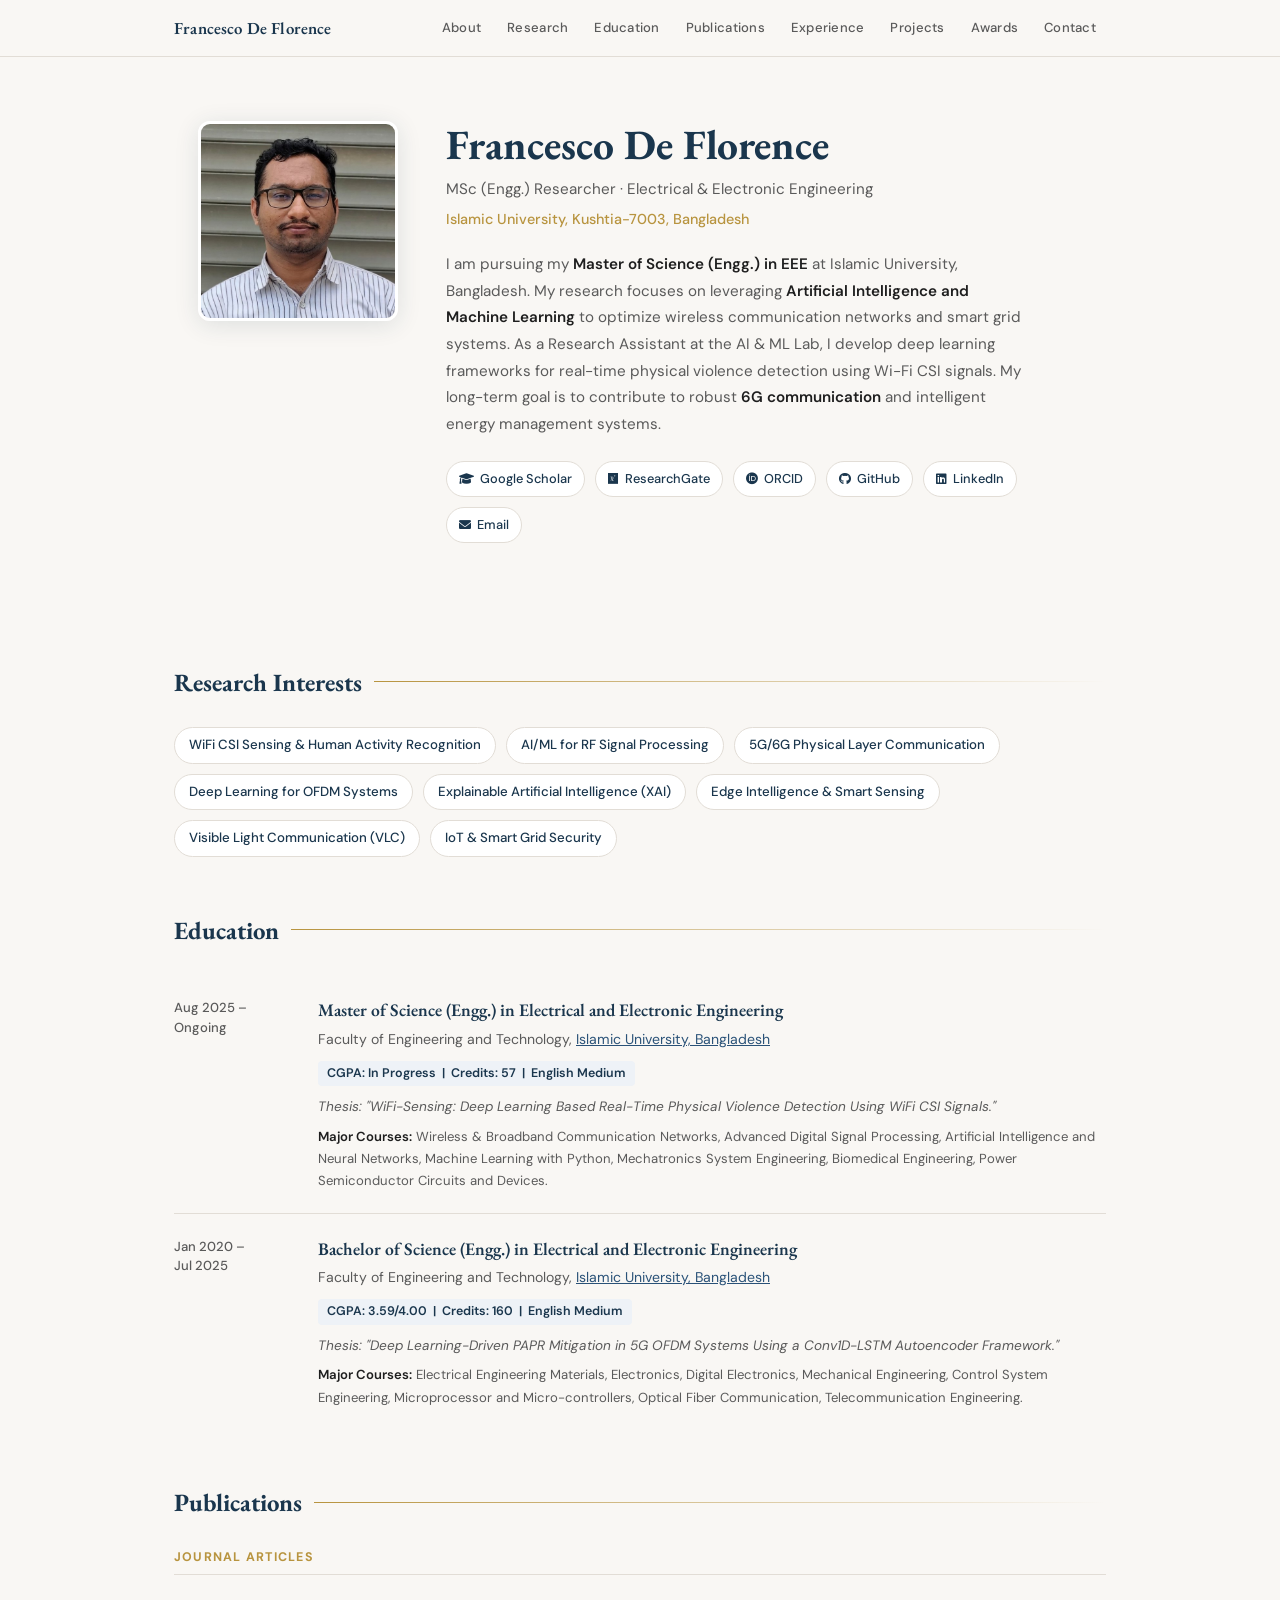
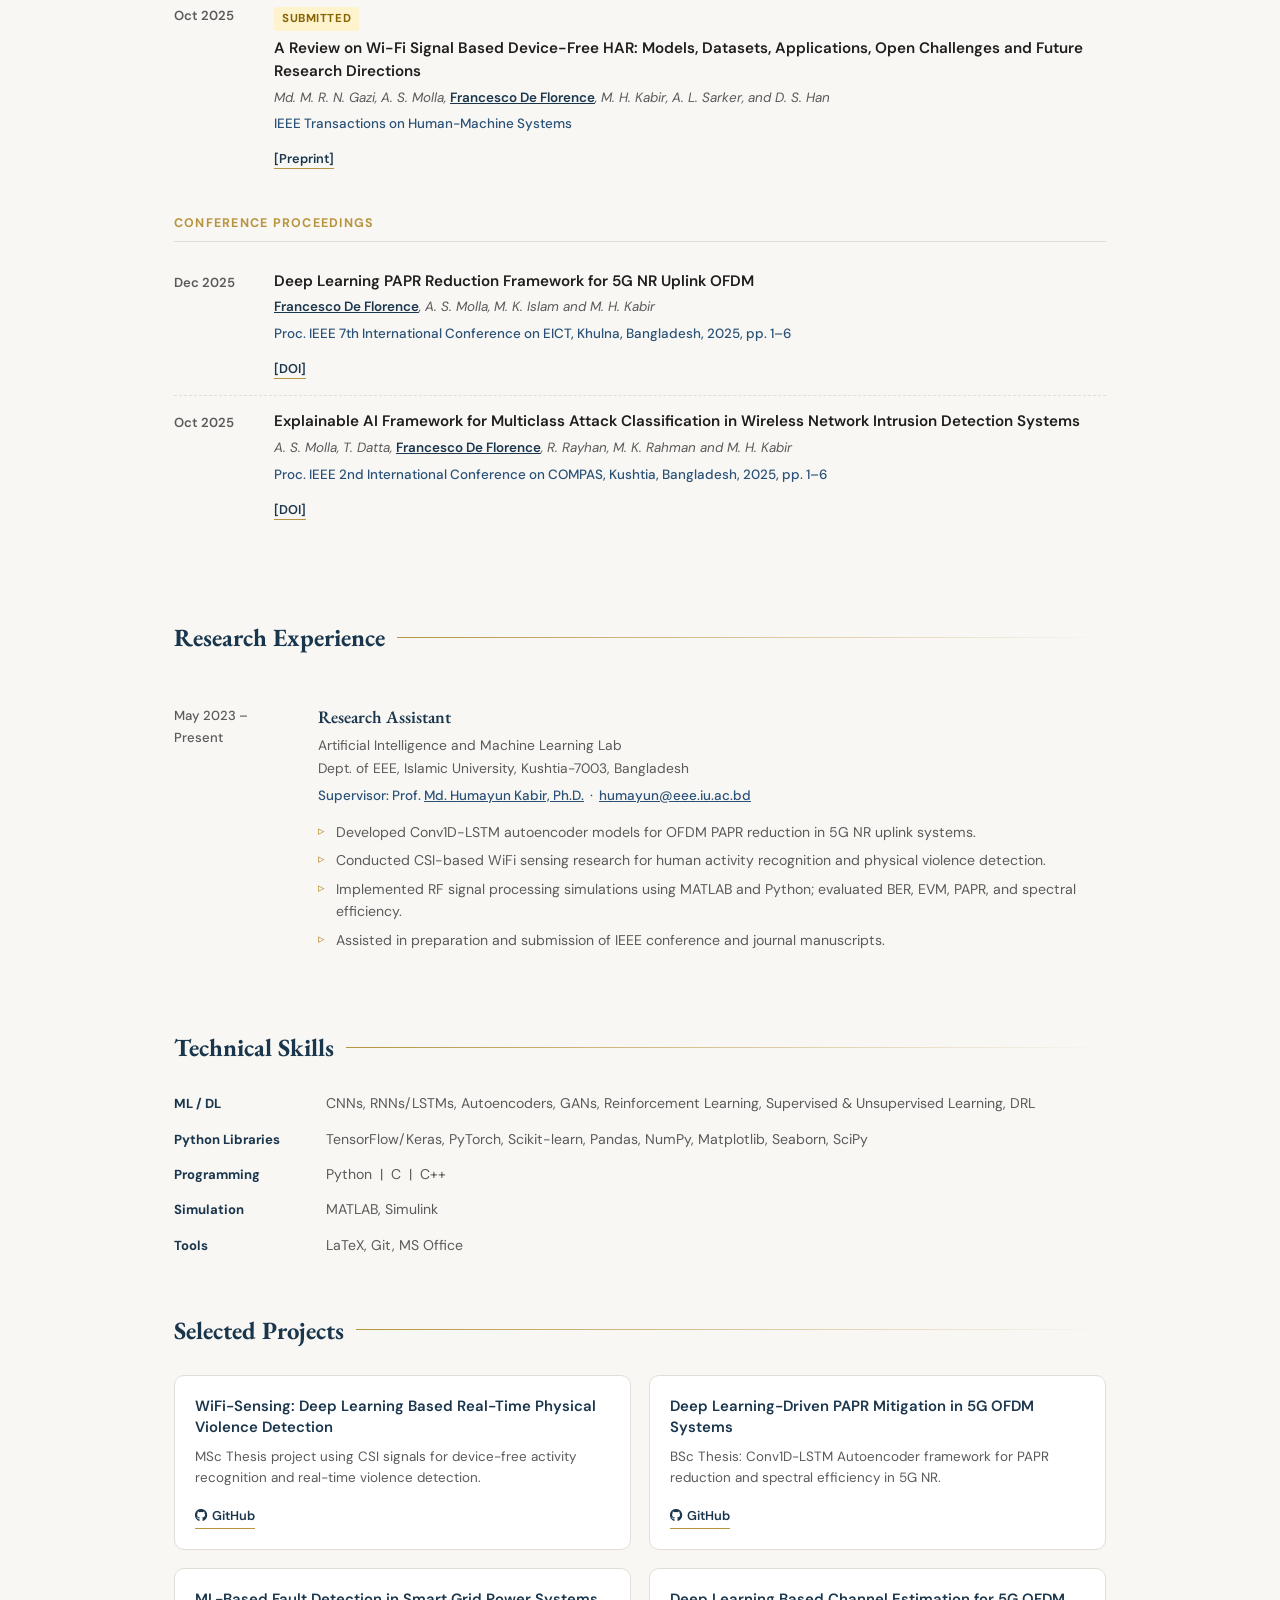
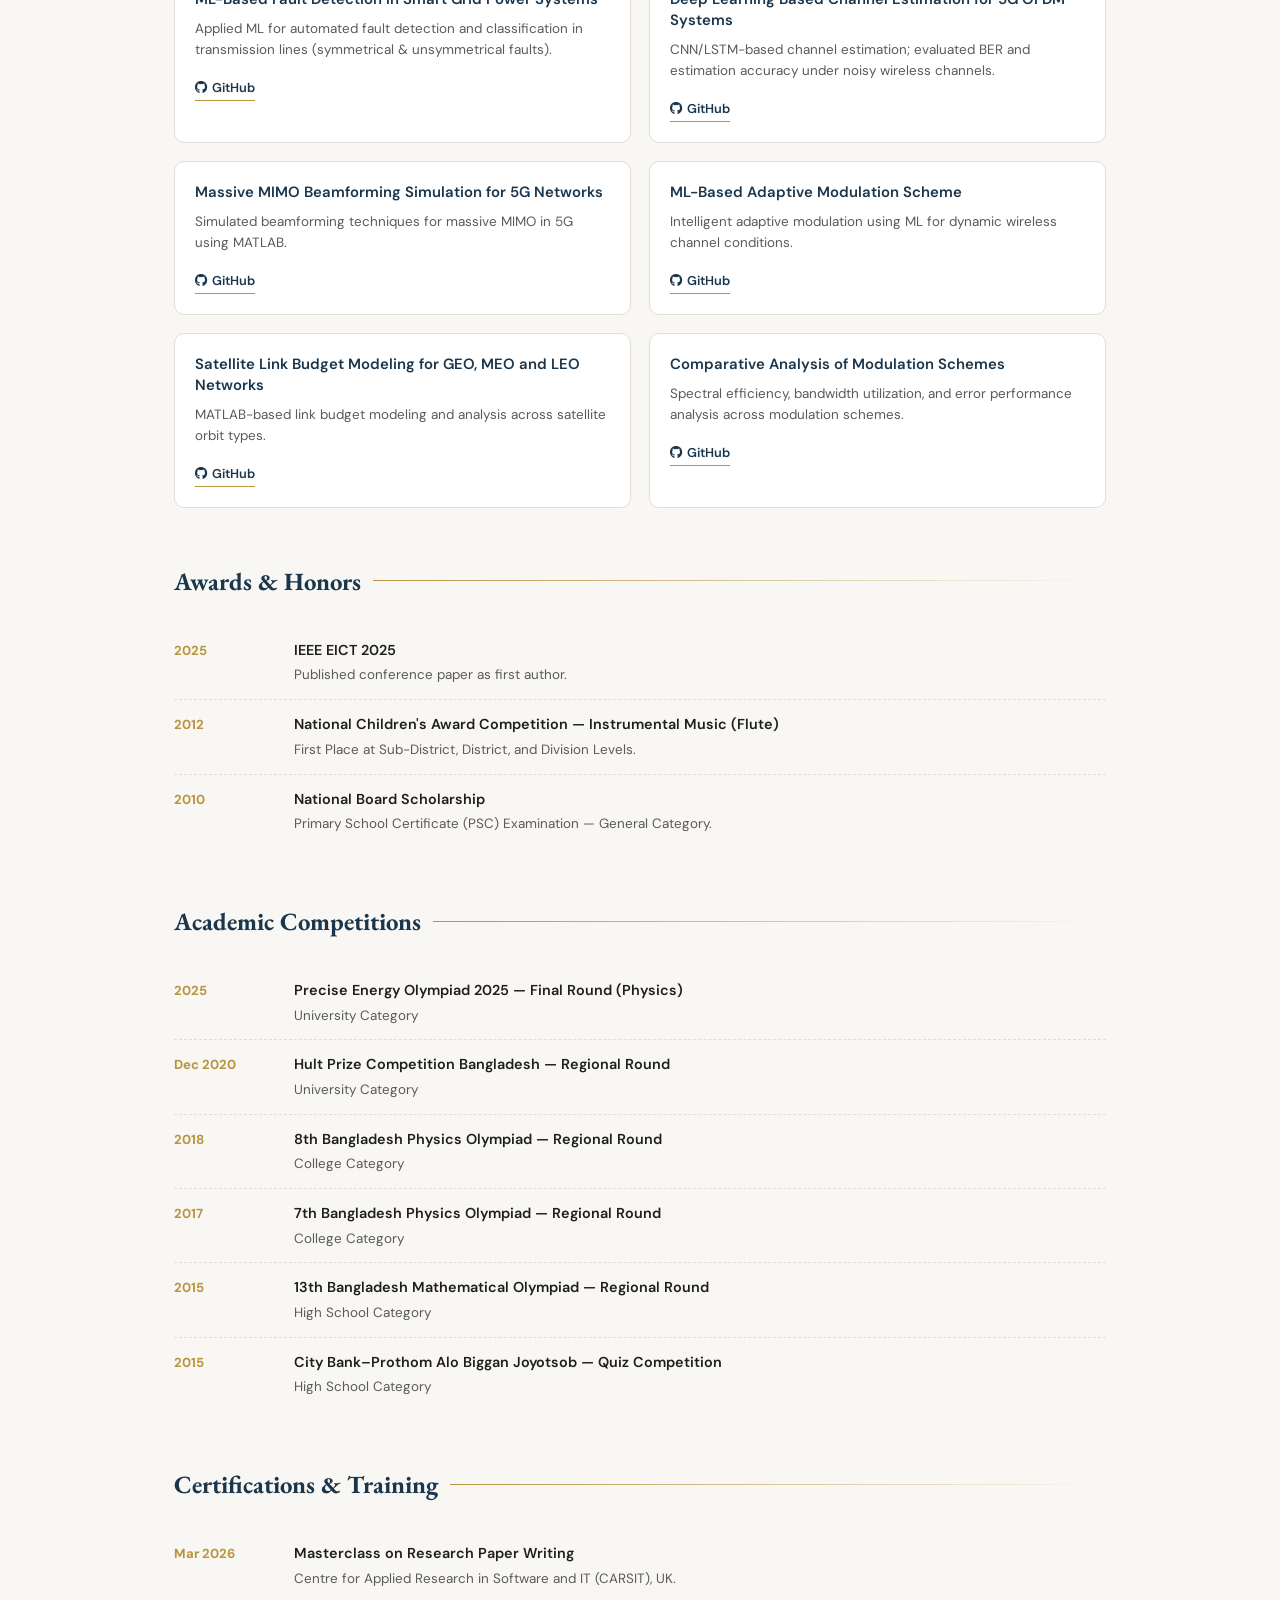
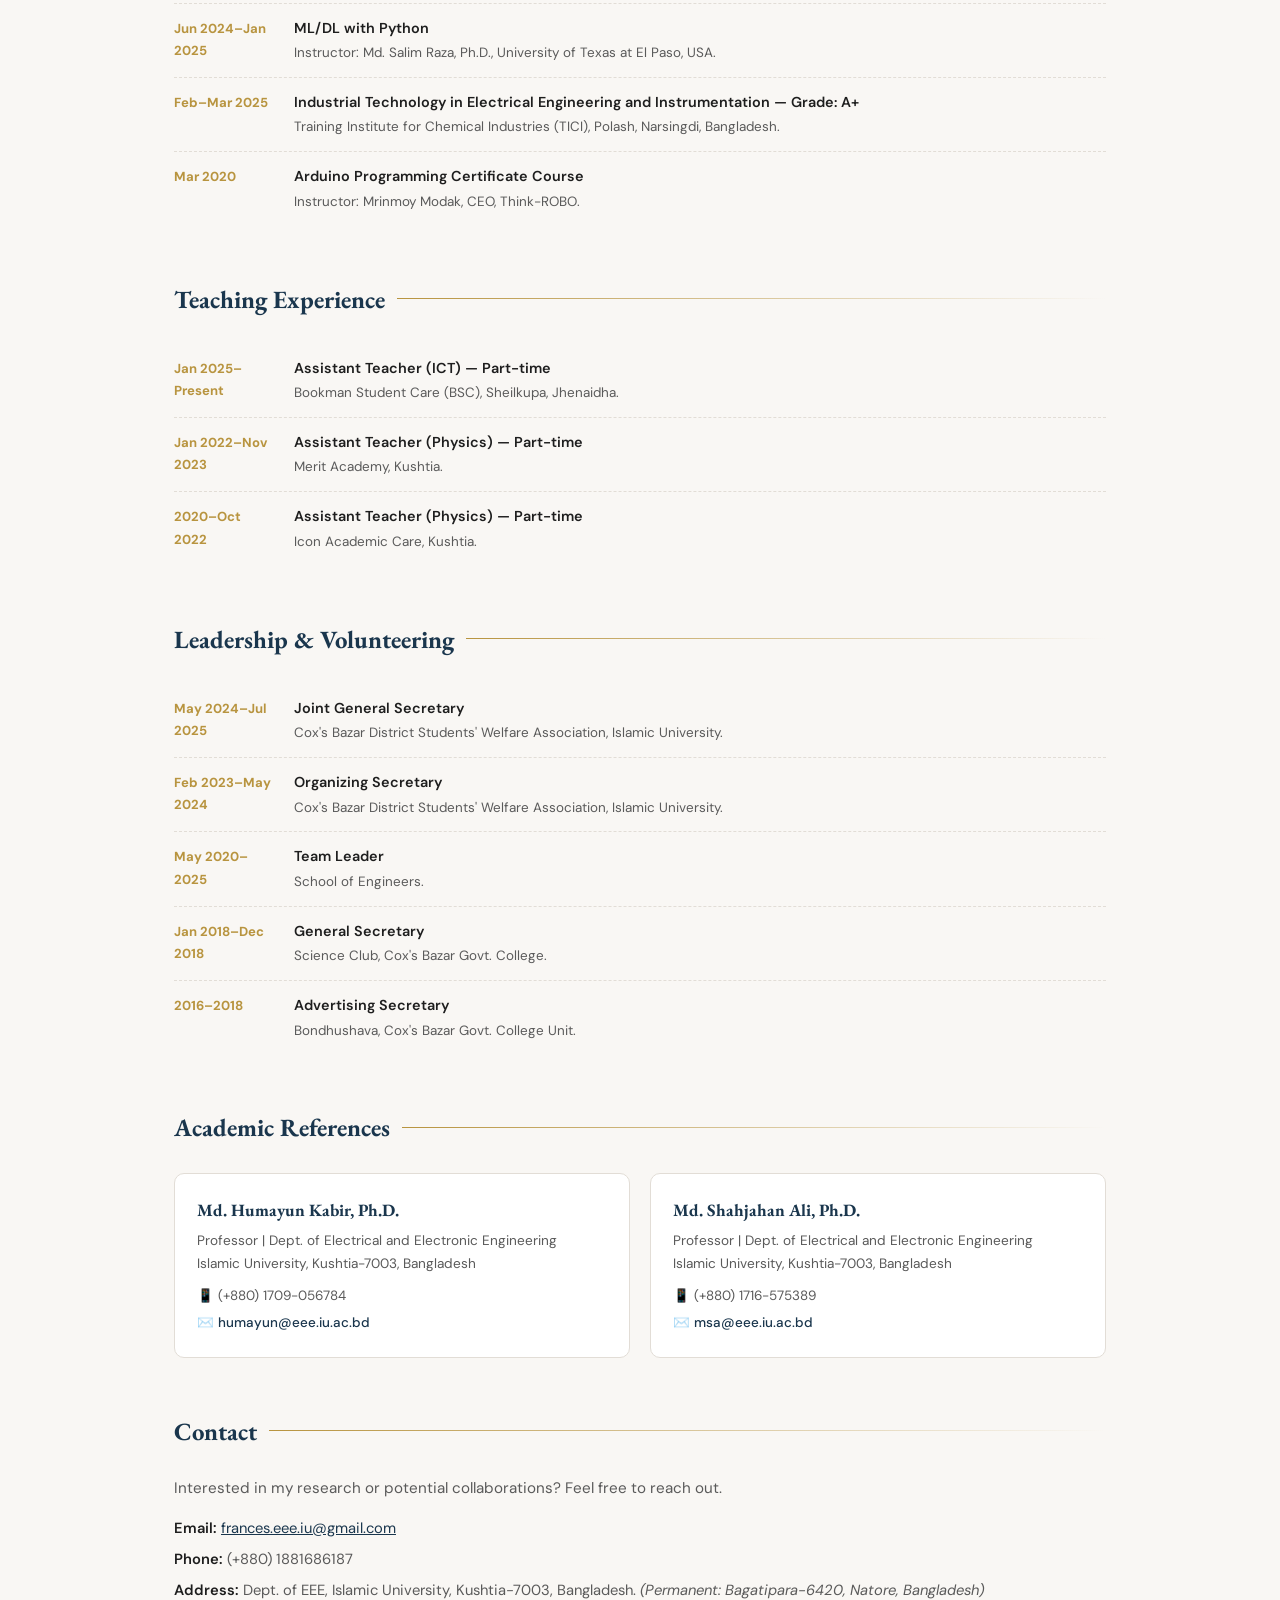
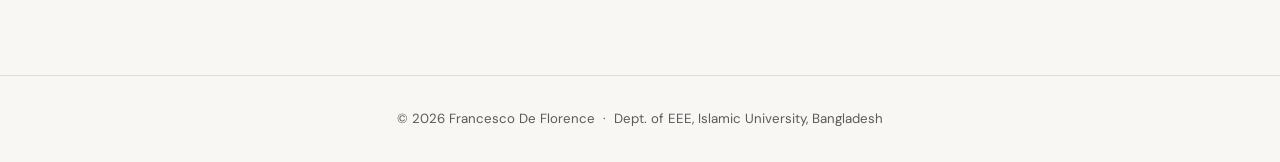
<file: index.html>
<!DOCTYPE html>
<html lang="en">
<head>
    <meta charset="UTF-8">
    <meta name="viewport" content="width=device-width, initial-scale=1.0">
    <title>Francesco De Florence | Academic Portfolio</title>
    <link href="https://fonts.googleapis.com/css2?family=EB+Garamond:ital,wght@0,400;0,600;0,700;1,400&family=DM+Sans:wght@300;400;500;600&display=swap" rel="stylesheet">
    <link rel="stylesheet" href="https://cdnjs.cloudflare.com/ajax/libs/font-awesome/6.0.0/css/all.min.css">
    <style>
        :root {
            --navy: #1A364D;
            --navy-light: #2a5278;
            --gold: #B8943F;
            --gold-light: #d4aa5a;
            --bg: #F9F7F4;
            --white: #FFFFFF;
            --text: #1e1e1e;
            --text-muted: #5a5a5a;
            --border: #e2ddd6;
            --tag-bg: #EEF2F7;
        }

        * { margin: 0; padding: 0; box-sizing: border-box; }

        html { scroll-behavior: smooth; }

        body {
            font-family: 'DM Sans', sans-serif;
            background: var(--bg);
            color: var(--text);
            line-height: 1.7;
        }

        /* ===== NAV ===== */
        nav {
            position: sticky;
            top: 0;
            z-index: 100;
            background: rgba(249,247,244,0.97);
            border-bottom: 1px solid var(--border);
            backdrop-filter: blur(8px);
        }
        .nav-inner {
            max-width: 980px;
            margin: 0 auto;
            padding: 0 24px;
            display: flex;
            align-items: center;
            justify-content: space-between;
            height: 56px;
        }
        .nav-brand {
            font-family: 'EB Garamond', serif;
            font-size: 1.05rem;
            font-weight: 600;
            color: var(--navy);
            text-decoration: none;
            letter-spacing: 0.01em;
        }
        .nav-links { display: flex; gap: 6px; }
        .nav-links a {
            text-decoration: none;
            color: var(--text-muted);
            font-size: 0.82rem;
            font-weight: 500;
            padding: 5px 10px;
            border-radius: 4px;
            transition: all 0.2s;
            letter-spacing: 0.02em;
        }
        .nav-links a:hover { color: var(--navy); background: var(--tag-bg); }

        /* ===== HERO ===== */
        .hero {
            max-width: 980px;
            margin: 0 auto;
            padding: 64px 24px 48px;
            display: grid;
            grid-template-columns: 200px 1fr;
            gap: 48px;
            align-items: start;
        }
        .hero-photo {
            width: 200px;
            height: 200px;
            border-radius: 12px;
            object-fit: cover;
            border: 3px solid var(--white);
            box-shadow: 0 4px 24px rgba(26,54,77,0.12);
        }
        .hero-photo-placeholder {
            width: 200px;
            height: 200px;
            border-radius: 12px;
            background: linear-gradient(135deg, var(--navy) 0%, var(--navy-light) 100%);
            display: flex;
            align-items: center;
            justify-content: center;
            color: rgba(255,255,255,0.4);
            font-size: 3.5rem;
            box-shadow: 0 4px 24px rgba(26,54,77,0.18);
        }
        .hero-name {
            font-family: 'EB Garamond', serif;
            font-size: 2.6rem;
            font-weight: 700;
            color: var(--navy);
            line-height: 1.15;
            margin-bottom: 8px;
        }
        .hero-title {
            font-size: 0.95rem;
            color: var(--text-muted);
            margin-bottom: 4px;
            font-weight: 400;
        }
        .hero-affil {
            font-size: 0.9rem;
            color: var(--gold);
            font-weight: 500;
            margin-bottom: 20px;
        }
        .hero-bio {
            font-size: 0.95rem;
            color: var(--text-muted);
            line-height: 1.75;
            margin-bottom: 24px;
            max-width: 580px;
        }
        .contact-row {
            display: flex;
            gap: 10px;
            flex-wrap: wrap;
            margin-bottom: 18px;
        }
        .contact-chip {
            display: inline-flex;
            align-items: center;
            gap: 6px;
            padding: 6px 12px;
            background: var(--white);
            border: 1px solid var(--border);
            border-radius: 20px;
            font-size: 0.8rem;
            color: var(--navy);
            text-decoration: none;
            font-weight: 500;
            transition: all 0.2s;
        }
        .contact-chip:hover { border-color: var(--navy); background: var(--tag-bg); }
        .contact-chip i { font-size: 0.75rem; }

        /* ===== SECTIONS ===== */
        .container { max-width: 980px; margin: 0 auto; padding: 0 24px; }

        section { padding: 52px 0 0; }

        .section-label {
            font-family: 'EB Garamond', serif;
            font-size: 1.55rem;
            font-weight: 700;
            color: var(--navy);
            margin-bottom: 24px;
            display: flex;
            align-items: center;
            gap: 12px;
        }
        .section-label::after {
            content: '';
            flex: 1;
            height: 1px;
            background: linear-gradient(to right, var(--gold), transparent);
        }

        /* ===== ABOUT ===== */
        .about-text { font-size: 0.97rem; color: var(--text-muted); line-height: 1.8; }
        .about-text + .about-text { margin-top: 14px; }
        strong { color: var(--text); font-weight: 600; }

        /* ===== INTERESTS ===== */
        .interests-grid {
            display: flex;
            flex-wrap: wrap;
            gap: 10px;
        }
        .interest-tag {
            padding: 6px 14px;
            background: var(--white);
            border: 1px solid var(--border);
            border-radius: 20px;
            font-size: 0.83rem;
            color: var(--navy);
            font-weight: 500;
        }

        /* ===== EDUCATION ===== */
        .edu-item {
            display: grid;
            grid-template-columns: 120px 1fr;
            gap: 24px;
            padding: 20px 0;
            border-bottom: 1px solid var(--border);
        }
        .edu-item:last-child { border-bottom: none; }
        .edu-date {
            font-size: 0.82rem;
            color: var(--text-muted);
            font-weight: 500;
            padding-top: 3px;
            line-height: 1.5;
        }
        .edu-degree {
            font-family: 'EB Garamond', serif;
            font-size: 1.1rem;
            font-weight: 600;
            color: var(--navy);
            margin-bottom: 3px;
        }
        .edu-uni {
            font-size: 0.88rem;
            color: var(--text-muted);
            margin-bottom: 6px;
        }
        .edu-cgpa {
            display: inline-block;
            background: var(--tag-bg);
            color: var(--navy);
            font-size: 0.78rem;
            font-weight: 600;
            padding: 2px 9px;
            border-radius: 4px;
            margin-bottom: 10px;
        }
        .edu-thesis {
            font-size: 0.85rem;
            color: var(--text-muted);
            font-style: italic;
            margin-bottom: 8px;
            line-height: 1.6;
        }
        .edu-courses {
            font-size: 0.82rem;
            color: var(--text-muted);
        }

        /* ===== PUBLICATIONS ===== */
        .pub-subsection { margin-bottom: 28px; }
        .pub-sub-title {
            font-size: 0.78rem;
            font-weight: 700;
            letter-spacing: 0.1em;
            text-transform: uppercase;
            color: var(--gold);
            margin-bottom: 14px;
            padding-bottom: 6px;
            border-bottom: 1px solid var(--border);
        }
        .pub-item {
            display: grid;
            grid-template-columns: 80px 1fr;
            gap: 20px;
            padding: 14px 0;
            border-bottom: 1px dashed var(--border);
        }
        .pub-item:last-child { border-bottom: none; }
        .pub-year {
            font-size: 0.82rem;
            color: var(--text-muted);
            font-weight: 600;
            padding-top: 2px;
        }
        .pub-title {
            font-size: 0.95rem;
            font-weight: 600;
            color: var(--text);
            margin-bottom: 4px;
            line-height: 1.5;
        }
        .pub-authors {
            font-size: 0.84rem;
            color: var(--text-muted);
            font-style: italic;
            margin-bottom: 4px;
        }
        .pub-authors .me { font-style: normal; font-weight: 600; color: var(--navy); text-decoration: underline; }
        .pub-venue {
            font-size: 0.84rem;
            color: var(--navy-light);
            font-weight: 500;
            margin-bottom: 8px;
        }
        .pub-badge {
            display: inline-block;
            background: #FFF3CD;
            color: #856404;
            font-size: 0.72rem;
            font-weight: 700;
            padding: 2px 8px;
            border-radius: 3px;
            margin-bottom: 6px;
            letter-spacing: 0.05em;
        }
        .pub-links a {
            font-size: 0.8rem;
            color: var(--navy);
            text-decoration: none;
            font-weight: 600;
            margin-right: 12px;
            border-bottom: 1px solid var(--gold);
            padding-bottom: 1px;
            transition: color 0.2s;
        }
        .pub-links a:hover { color: var(--gold); }

        /* ===== RESEARCH EXP ===== */
        .exp-item {
            display: grid;
            grid-template-columns: 120px 1fr;
            gap: 24px;
            padding: 20px 0;
            border-bottom: 1px solid var(--border);
        }
        .exp-item:last-child { border-bottom: none; }
        .exp-date { font-size: 0.82rem; color: var(--text-muted); font-weight: 500; padding-top: 3px; }
        .exp-role { font-family: 'EB Garamond', serif; font-size: 1.1rem; font-weight: 600; color: var(--navy); margin-bottom: 2px; }
        .exp-org { font-size: 0.86rem; color: var(--text-muted); margin-bottom: 4px; }
        .exp-supervisor { font-size: 0.84rem; color: var(--navy-light); font-weight: 500; margin-bottom: 10px; }
        .exp-bullets { list-style: none; padding: 0; }
        .exp-bullets li {
            font-size: 0.88rem;
            color: var(--text-muted);
            padding: 3px 0 3px 18px;
            position: relative;
            line-height: 1.6;
        }
        .exp-bullets li::before {
            content: '▹';
            position: absolute;
            left: 0;
            color: var(--gold);
            font-size: 0.8rem;
        }

        /* ===== SKILLS ===== */
        .skills-grid { display: grid; gap: 12px; }
        .skill-row { display: flex; gap: 12px; align-items: baseline; }
        .skill-cat {
            font-size: 0.82rem;
            font-weight: 700;
            color: var(--navy);
            width: 140px;
            flex-shrink: 0;
        }
        .skill-list {
            font-size: 0.88rem;
            color: var(--text-muted);
            line-height: 1.6;
        }

        /* ===== PROJECTS ===== */
        .projects-grid { display: grid; grid-template-columns: 1fr 1fr; gap: 18px; }
        .proj-card {
            background: var(--white);
            border: 1px solid var(--border);
            border-radius: 10px;
            padding: 20px;
            transition: box-shadow 0.2s;
        }
        .proj-card:hover { box-shadow: 0 4px 20px rgba(26,54,77,0.1); }
        .proj-title {
            font-size: 0.93rem;
            font-weight: 600;
            color: var(--navy);
            margin-bottom: 8px;
            line-height: 1.4;
        }
        .proj-desc { font-size: 0.84rem; color: var(--text-muted); line-height: 1.6; margin-bottom: 12px; }
        .proj-link {
            font-size: 0.8rem;
            color: var(--navy);
            text-decoration: none;
            font-weight: 600;
            display: inline-flex;
            align-items: center;
            gap: 5px;
            border-bottom: 1px solid var(--gold);
            padding-bottom: 1px;
        }
        .proj-link:hover { color: var(--gold); }

        /* ===== AWARDS / CERTS / TEACHING ===== */
        .timeline { display: flex; flex-direction: column; gap: 0; }
        .tl-item {
            display: grid;
            grid-template-columns: 100px 1fr;
            gap: 20px;
            padding: 12px 0;
            border-bottom: 1px dashed var(--border);
        }
        .tl-item:last-child { border-bottom: none; }
        .tl-year { font-size: 0.82rem; color: var(--gold); font-weight: 700; padding-top: 2px; }
        .tl-title { font-size: 0.9rem; font-weight: 600; color: var(--text); margin-bottom: 2px; }
        .tl-desc { font-size: 0.84rem; color: var(--text-muted); }

        /* ===== REFERENCES ===== */
        .refs-grid { display: grid; grid-template-columns: 1fr 1fr; gap: 20px; }
        .ref-card {
            background: var(--white);
            border: 1px solid var(--border);
            border-radius: 10px;
            padding: 22px;
        }
        .ref-name {
            font-family: 'EB Garamond', serif;
            font-size: 1.08rem;
            font-weight: 700;
            color: var(--navy);
            margin-bottom: 4px;
        }
        .ref-role { font-size: 0.85rem; color: var(--text-muted); margin-bottom: 10px; }
        .ref-contact { font-size: 0.84rem; color: var(--text-muted); display: flex; flex-direction: column; gap: 4px; }
        .ref-contact a { color: var(--navy); text-decoration: none; font-weight: 500; }
        .ref-contact a:hover { color: var(--gold); }

        /* ===== FOOTER ===== */
        footer {
            margin-top: 72px;
            border-top: 1px solid var(--border);
            padding: 32px 24px;
            text-align: center;
            font-size: 0.83rem;
            color: var(--text-muted);
        }

        /* ===== RESPONSIVE ===== */
        @media (max-width: 768px) {
            .hero { grid-template-columns: 1fr; gap: 28px; padding-top: 40px; }
            .hero-photo, .hero-photo-placeholder { margin: 0 auto; }
            .edu-item, .exp-item, .pub-item, .tl-item { grid-template-columns: 1fr; gap: 6px; }
            .projects-grid { grid-template-columns: 1fr; }
            .refs-grid { grid-template-columns: 1fr; }
            .skill-row { flex-direction: column; gap: 4px; }
            .skill-cat { width: auto; }
            .nav-links { display: none; }
        }
    </style>
</head>
<body>

<!-- NAV -->
<nav>
    <div class="nav-inner">
        <a href="#about" class="nav-brand">Francesco De Florence</a>
        <div class="nav-links">
            <a href="#about">About</a>
            <a href="#research-interests">Research</a>
            <a href="#education">Education</a>
            <a href="#publications">Publications</a>
            <a href="#experience">Experience</a>
            <a href="#projects">Projects</a>
            <a href="#awards">Awards</a>
            <a href="#contact">Contact</a>
        </div>
    </div>
</nav>

<!-- HERO -->
<div class="container">
    <div class="hero" id="about">
        <img src="[data-uri]" alt="Francesco De Florence" class="hero-photo">
        <div>
            <h1 class="hero-name">Francesco De Florence</h1>
            <p class="hero-title">MSc (Engg.) Researcher · Electrical & Electronic Engineering</p>
            <p class="hero-affil">Islamic University, Kushtia-7003, Bangladesh</p>
            <p class="hero-bio">
                I am pursuing my <strong>Master of Science (Engg.) in EEE</strong> at Islamic University, Bangladesh. My research focuses on leveraging <strong>Artificial Intelligence and Machine Learning</strong> to optimize wireless communication networks and smart grid systems. As a Research Assistant at the AI &amp; ML Lab, I develop deep learning frameworks for real-time physical violence detection using Wi-Fi CSI signals. My long-term goal is to contribute to robust <strong>6G communication</strong> and intelligent energy management systems.
            </p>
            <div class="contact-row">
                <a href="https://scholar.google.com/citations?user=GV3OmqoAAAAJ&hl=en" target="_blank" class="contact-chip">
                    <i class="fa-solid fa-graduation-cap"></i> Google Scholar
                </a>
                <a href="https://www.researchgate.net/profile/Francesco-Florence" target="_blank" class="contact-chip">
                    <i class="fa-brands fa-researchgate"></i> ResearchGate
                </a>
                <a href="https://orcid.org/0009-0002-3123-4427" target="_blank" class="contact-chip">
                    <i class="fa-brands fa-orcid"></i> ORCID
                </a>
                <a href="https://github.com/Francesco-De-Florence" target="_blank" class="contact-chip">
                    <i class="fa-brands fa-github"></i> GitHub
                </a>
                <a href="https://www.linkedin.com/in/francesco-de-florence" target="_blank" class="contact-chip">
                    <i class="fa-brands fa-linkedin"></i> LinkedIn
                </a>
                <a href="mailto:frances.eee.iu@gmail.com" class="contact-chip">
                    <i class="fa-solid fa-envelope"></i> Email
                </a>
            </div>
        </div>
    </div>
</div>

<!-- RESEARCH INTERESTS -->
<div class="container">
    <section id="research-interests">
        <h2 class="section-label">Research Interests</h2>
        <div class="interests-grid">
            <span class="interest-tag">WiFi CSI Sensing &amp; Human Activity Recognition</span>
            <span class="interest-tag">AI/ML for RF Signal Processing</span>
            <span class="interest-tag">5G/6G Physical Layer Communication</span>
            <span class="interest-tag">Deep Learning for OFDM Systems</span>
            <span class="interest-tag">Explainable Artificial Intelligence (XAI)</span>
            <span class="interest-tag">Edge Intelligence &amp; Smart Sensing</span>
            <span class="interest-tag">Visible Light Communication (VLC)</span>
            <span class="interest-tag">IoT &amp; Smart Grid Security</span>
        </div>
    </section>
</div>

<!-- EDUCATION -->
<div class="container">
    <section id="education">
        <h2 class="section-label">Education</h2>

        <div class="edu-item">
            <div class="edu-date">Aug 2025 –<br>Ongoing</div>
            <div>
                <div class="edu-degree">Master of Science (Engg.) in Electrical and Electronic Engineering</div>
                <div class="edu-uni">Faculty of Engineering and Technology, <a href="https://www.iu.ac.bd/" style="color:var(--navy-light);">Islamic University, Bangladesh</a></div>
                <span class="edu-cgpa">CGPA: In Progress &nbsp;|&nbsp; Credits: 57 &nbsp;|&nbsp; English Medium</span>
                <div class="edu-thesis">Thesis: "WiFi-Sensing: Deep Learning Based Real-Time Physical Violence Detection Using WiFi CSI Signals."</div>
                <div class="edu-courses"><strong>Major Courses:</strong> Wireless &amp; Broadband Communication Networks, Advanced Digital Signal Processing, Artificial Intelligence and Neural Networks, Machine Learning with Python, Mechatronics System Engineering, Biomedical Engineering, Power Semiconductor Circuits and Devices.</div>
            </div>
        </div>

        <div class="edu-item">
            <div class="edu-date">Jan 2020 –<br>Jul 2025</div>
            <div>
                <div class="edu-degree">Bachelor of Science (Engg.) in Electrical and Electronic Engineering</div>
                <div class="edu-uni">Faculty of Engineering and Technology, <a href="https://www.iu.ac.bd/" style="color:var(--navy-light);">Islamic University, Bangladesh</a></div>
                <span class="edu-cgpa">CGPA: 3.59/4.00 &nbsp;|&nbsp; Credits: 160 &nbsp;|&nbsp; English Medium</span>
                <div class="edu-thesis">Thesis: "Deep Learning-Driven PAPR Mitigation in 5G OFDM Systems Using a Conv1D-LSTM Autoencoder Framework."</div>
                <div class="edu-courses"><strong>Major Courses:</strong> Electrical Engineering Materials, Electronics, Digital Electronics, Mechanical Engineering, Control System Engineering, Microprocessor and Micro-controllers, Optical Fiber Communication, Telecommunication Engineering.</div>
            </div>
        </div>
    </section>
</div>

<!-- PUBLICATIONS -->
<div class="container">
    <section id="publications">
        <h2 class="section-label">Publications</h2>

        <div class="pub-subsection">
            <div class="pub-sub-title">Journal Articles</div>
            <div class="pub-item">
                <div class="pub-year">Oct 2025</div>
                <div>
                    <div class="pub-badge">SUBMITTED</div>
                    <div class="pub-title">A Review on Wi-Fi Signal Based Device-Free HAR: Models, Datasets, Applications, Open Challenges and Future Research Directions</div>
                    <div class="pub-authors">Md. M. R. N. Gazi, A. S. Molla, <span class="me">Francesco De Florence</span>, M. H. Kabir, A. L. Sarker, and D. S. Han</div>
                    <div class="pub-venue">IEEE Transactions on Human-Machine Systems</div>
                    <div class="pub-links">
                        <a href="https://doi.org/10.36227/techrxiv.176053250.06345878/v1" target="_blank">[Preprint]</a>
                    </div>
                </div>
            </div>
        </div>

        <div class="pub-subsection">
            <div class="pub-sub-title">Conference Proceedings</div>

            <div class="pub-item">
                <div class="pub-year">Dec 2025</div>
                <div>
                    <div class="pub-title">Deep Learning PAPR Reduction Framework for 5G NR Uplink OFDM</div>
                    <div class="pub-authors"><span class="me">Francesco De Florence</span>, A. S. Molla, M. K. Islam and M. H. Kabir</div>
                    <div class="pub-venue">Proc. IEEE 7th International Conference on EICT, Khulna, Bangladesh, 2025, pp. 1–6</div>
                    <div class="pub-links">
                        <a href="https://doi.org/10.1109/EICT68394.2025.11355619" target="_blank">[DOI]</a>
                    </div>
                </div>
            </div>

            <div class="pub-item">
                <div class="pub-year">Oct 2025</div>
                <div>
                    <div class="pub-title">Explainable AI Framework for Multiclass Attack Classification in Wireless Network Intrusion Detection Systems</div>
                    <div class="pub-authors">A. S. Molla, T. Datta, <span class="me">Francesco De Florence</span>, R. Rayhan, M. K. Rahman and M. H. Kabir</div>
                    <div class="pub-venue">Proc. IEEE 2nd International Conference on COMPAS, Kushtia, Bangladesh, 2025, pp. 1–6</div>
                    <div class="pub-links">
                        <a href="https://doi.org/10.1109/COMPAS67506.2025.11381654" target="_blank">[DOI]</a>
                    </div>
                </div>
            </div>
        </div>
    </section>
</div>

<!-- RESEARCH EXPERIENCE -->
<div class="container">
    <section id="experience">
        <h2 class="section-label">Research Experience</h2>
        <div class="exp-item">
            <div class="exp-date">May 2023 –<br>Present</div>
            <div>
                <div class="exp-role">Research Assistant</div>
                <div class="exp-org">Artificial Intelligence and Machine Learning Lab<br>Dept. of EEE, Islamic University, Kushtia-7003, Bangladesh</div>
                <div class="exp-supervisor">Supervisor: Prof. <a href="https://scholar.google.com/citations?user=uPGKXvoAAAAJ&hl=en" target="_blank" style="color:var(--navy-light);">Md. Humayun Kabir, Ph.D.</a> &nbsp;·&nbsp; <a href="mailto:humayun@eee.iu.ac.bd" style="color:var(--navy-light);">humayun@eee.iu.ac.bd</a></div>
                <ul class="exp-bullets">
                    <li>Developed Conv1D-LSTM autoencoder models for OFDM PAPR reduction in 5G NR uplink systems.</li>
                    <li>Conducted CSI-based WiFi sensing research for human activity recognition and physical violence detection.</li>
                    <li>Implemented RF signal processing simulations using MATLAB and Python; evaluated BER, EVM, PAPR, and spectral efficiency.</li>
                    <li>Assisted in preparation and submission of IEEE conference and journal manuscripts.</li>
                </ul>
            </div>
        </div>
    </section>
</div>

<!-- TECHNICAL SKILLS -->
<div class="container">
    <section id="skills">
        <h2 class="section-label">Technical Skills</h2>
        <div class="skills-grid">
            <div class="skill-row">
                <div class="skill-cat">ML / DL</div>
                <div class="skill-list">CNNs, RNNs/LSTMs, Autoencoders, GANs, Reinforcement Learning, Supervised &amp; Unsupervised Learning, DRL</div>
            </div>
            <div class="skill-row">
                <div class="skill-cat">Python Libraries</div>
                <div class="skill-list">TensorFlow/Keras, PyTorch, Scikit-learn, Pandas, NumPy, Matplotlib, Seaborn, SciPy</div>
            </div>
            <div class="skill-row">
                <div class="skill-cat">Programming</div>
                <div class="skill-list">Python &nbsp;|&nbsp; C &nbsp;|&nbsp; C++</div>
            </div>
            <div class="skill-row">
                <div class="skill-cat">Simulation</div>
                <div class="skill-list">MATLAB, Simulink</div>
            </div>
            <div class="skill-row">
                <div class="skill-cat">Tools</div>
                <div class="skill-list">LaTeX, Git, MS Office</div>
            </div>
        </div>
    </section>
</div>

<!-- PROJECTS -->
<div class="container">
    <section id="projects">
        <h2 class="section-label">Selected Projects</h2>
        <div class="projects-grid">

            <div class="proj-card">
                <div class="proj-title">WiFi-Sensing: Deep Learning Based Real-Time Physical Violence Detection</div>
                <div class="proj-desc">MSc Thesis project using CSI signals for device-free activity recognition and real-time violence detection.</div>
                <a href="https://github.com/Francesco-De-Florence" target="_blank" class="proj-link"><i class="fa-brands fa-github"></i> GitHub</a>
            </div>

            <div class="proj-card">
                <div class="proj-title">Deep Learning-Driven PAPR Mitigation in 5G OFDM Systems</div>
                <div class="proj-desc">BSc Thesis: Conv1D-LSTM Autoencoder framework for PAPR reduction and spectral efficiency in 5G NR.</div>
                <a href="https://github.com/Francesco-De-Florence" target="_blank" class="proj-link"><i class="fa-brands fa-github"></i> GitHub</a>
            </div>

            <div class="proj-card">
                <div class="proj-title">ML-Based Fault Detection in Smart Grid Power Systems</div>
                <div class="proj-desc">Applied ML for automated fault detection and classification in transmission lines (symmetrical &amp; unsymmetrical faults).</div>
                <a href="https://github.com/Francesco-De-Florence/AI-Based-Fault-Detection-in-Transmission-Lines" target="_blank" class="proj-link"><i class="fa-brands fa-github"></i> GitHub</a>
            </div>

            <div class="proj-card">
                <div class="proj-title">Deep Learning Based Channel Estimation for 5G OFDM Systems</div>
                <div class="proj-desc">CNN/LSTM-based channel estimation; evaluated BER and estimation accuracy under noisy wireless channels.</div>
                <a href="https://github.com/Francesco-De-Florence/Deep-Learning-Based-Channel-Estimation-and-Detection-for-5G-OFDM-Systems" target="_blank" class="proj-link"><i class="fa-brands fa-github"></i> GitHub</a>
            </div>

            <div class="proj-card">
                <div class="proj-title">Massive MIMO Beamforming Simulation for 5G Networks</div>
                <div class="proj-desc">Simulated beamforming techniques for massive MIMO in 5G using MATLAB.</div>
                <a href="https://github.com/Francesco-De-Florence/Massive-MIMO-Beamforming-Simulation-for-5G-Networks" target="_blank" class="proj-link"><i class="fa-brands fa-github"></i> GitHub</a>
            </div>

            <div class="proj-card">
                <div class="proj-title">ML-Based Adaptive Modulation Scheme</div>
                <div class="proj-desc">Intelligent adaptive modulation using ML for dynamic wireless channel conditions.</div>
                <a href="https://github.com/Francesco-De-Florence/Machine-Learning-Based-Adaptive-Modulation-Scheme" target="_blank" class="proj-link"><i class="fa-brands fa-github"></i> GitHub</a>
            </div>

            <div class="proj-card">
                <div class="proj-title">Satellite Link Budget Modeling for GEO, MEO and LEO Networks</div>
                <div class="proj-desc">MATLAB-based link budget modeling and analysis across satellite orbit types.</div>
                <a href="https://github.com/Francesco-De-Florence/Satellite-Link-Budget-Modeling-for-GEO-MEO-and-LEO-Networks-using-MATLAB" target="_blank" class="proj-link"><i class="fa-brands fa-github"></i> GitHub</a>
            </div>

            <div class="proj-card">
                <div class="proj-title">Comparative Analysis of Modulation Schemes</div>
                <div class="proj-desc">Spectral efficiency, bandwidth utilization, and error performance analysis across modulation schemes.</div>
                <a href="https://github.com/Francesco-De-Florence/Analysis-of-Spectral-Efficiency-Bandwidth-Utilization-and-Error-Performance-in-Modulation" target="_blank" class="proj-link"><i class="fa-brands fa-github"></i> GitHub</a>
            </div>

        </div>
    </section>
</div>

<!-- AWARDS & HONORS -->
<div class="container">
    <section id="awards">
        <h2 class="section-label">Awards &amp; Honors</h2>
        <div class="timeline">
            <div class="tl-item">
                <div class="tl-year">2025</div>
                <div>
                    <div class="tl-title">IEEE EICT 2025</div>
                    <div class="tl-desc">Published conference paper as first author.</div>
                </div>
            </div>
            <div class="tl-item">
                <div class="tl-year">2012</div>
                <div>
                    <div class="tl-title">National Children's Award Competition — Instrumental Music (Flute)</div>
                    <div class="tl-desc">First Place at Sub-District, District, and Division Levels.</div>
                </div>
            </div>
            <div class="tl-item">
                <div class="tl-year">2010</div>
                <div>
                    <div class="tl-title">National Board Scholarship</div>
                    <div class="tl-desc">Primary School Certificate (PSC) Examination — General Category.</div>
                </div>
            </div>
        </div>
    </section>
</div>

<!-- ACADEMIC COMPETITIONS -->
<div class="container">
    <section id="competitions">
        <h2 class="section-label">Academic Competitions</h2>
        <div class="timeline">
            <div class="tl-item">
                <div class="tl-year">2025</div>
                <div>
                    <div class="tl-title">Precise Energy Olympiad 2025 — Final Round (Physics)</div>
                    <div class="tl-desc">University Category</div>
                </div>
            </div>
            <div class="tl-item">
                <div class="tl-year">Dec 2020</div>
                <div>
                    <div class="tl-title">Hult Prize Competition Bangladesh — Regional Round</div>
                    <div class="tl-desc">University Category</div>
                </div>
            </div>
            <div class="tl-item">
                <div class="tl-year">2018</div>
                <div>
                    <div class="tl-title">8th Bangladesh Physics Olympiad — Regional Round</div>
                    <div class="tl-desc">College Category</div>
                </div>
            </div>
            <div class="tl-item">
                <div class="tl-year">2017</div>
                <div>
                    <div class="tl-title">7th Bangladesh Physics Olympiad — Regional Round</div>
                    <div class="tl-desc">College Category</div>
                </div>
            </div>
            <div class="tl-item">
                <div class="tl-year">2015</div>
                <div>
                    <div class="tl-title">13th Bangladesh Mathematical Olympiad — Regional Round</div>
                    <div class="tl-desc">High School Category</div>
                </div>
            </div>
            <div class="tl-item">
                <div class="tl-year">2015</div>
                <div>
                    <div class="tl-title">City Bank–Prothom Alo Biggan Joyotsob — Quiz Competition</div>
                    <div class="tl-desc">High School Category</div>
                </div>
            </div>
        </div>
    </section>
</div>

<!-- CERTIFICATIONS & TRAINING -->
<div class="container">
    <section id="certifications">
        <h2 class="section-label">Certifications &amp; Training</h2>
        <div class="timeline">
            <div class="tl-item">
                <div class="tl-year">Mar 2026</div>
                <div>
                    <div class="tl-title">Masterclass on Research Paper Writing</div>
                    <div class="tl-desc">Centre for Applied Research in Software and IT (CARSIT), UK.</div>
                </div>
            </div>
            <div class="tl-item">
                <div class="tl-year">Jun 2024–Jan 2025</div>
                <div>
                    <div class="tl-title">ML/DL with Python</div>
                    <div class="tl-desc">Instructor: Md. Salim Raza, Ph.D., University of Texas at El Paso, USA.</div>
                </div>
            </div>
            <div class="tl-item">
                <div class="tl-year">Feb–Mar 2025</div>
                <div>
                    <div class="tl-title">Industrial Technology in Electrical Engineering and Instrumentation — Grade: A+</div>
                    <div class="tl-desc">Training Institute for Chemical Industries (TICI), Polash, Narsingdi, Bangladesh.</div>
                </div>
            </div>
            <div class="tl-item">
                <div class="tl-year">Mar 2020</div>
                <div>
                    <div class="tl-title">Arduino Programming Certificate Course</div>
                    <div class="tl-desc">Instructor: Mrinmoy Modak, CEO, Think-ROBO.</div>
                </div>
            </div>
        </div>
    </section>
</div>

<!-- TEACHING EXPERIENCE -->
<div class="container">
    <section id="teaching">
        <h2 class="section-label">Teaching Experience</h2>
        <div class="timeline">
            <div class="tl-item">
                <div class="tl-year">Jan 2025–Present</div>
                <div>
                    <div class="tl-title">Assistant Teacher (ICT) — Part-time</div>
                    <div class="tl-desc">Bookman Student Care (BSC), Sheilkupa, Jhenaidha.</div>
                </div>
            </div>
            <div class="tl-item">
                <div class="tl-year">Jan 2022–Nov 2023</div>
                <div>
                    <div class="tl-title">Assistant Teacher (Physics) — Part-time</div>
                    <div class="tl-desc">Merit Academy, Kushtia.</div>
                </div>
            </div>
            <div class="tl-item">
                <div class="tl-year">2020–Oct 2022</div>
                <div>
                    <div class="tl-title">Assistant Teacher (Physics) — Part-time</div>
                    <div class="tl-desc">Icon Academic Care, Kushtia.</div>
                </div>
            </div>
        </div>
    </section>
</div>

<!-- LEADERSHIP & VOLUNTEERING -->
<div class="container">
    <section id="leadership">
        <h2 class="section-label">Leadership &amp; Volunteering</h2>
        <div class="timeline">
            <div class="tl-item">
                <div class="tl-year">May 2024–Jul 2025</div>
                <div>
                    <div class="tl-title">Joint General Secretary</div>
                    <div class="tl-desc">Cox's Bazar District Students' Welfare Association, Islamic University.</div>
                </div>
            </div>
            <div class="tl-item">
                <div class="tl-year">Feb 2023–May 2024</div>
                <div>
                    <div class="tl-title">Organizing Secretary</div>
                    <div class="tl-desc">Cox's Bazar District Students' Welfare Association, Islamic University.</div>
                </div>
            </div>
            <div class="tl-item">
                <div class="tl-year">May 2020–2025</div>
                <div>
                    <div class="tl-title">Team Leader</div>
                    <div class="tl-desc">School of Engineers.</div>
                </div>
            </div>
            <div class="tl-item">
                <div class="tl-year">Jan 2018–Dec 2018</div>
                <div>
                    <div class="tl-title">General Secretary</div>
                    <div class="tl-desc">Science Club, Cox's Bazar Govt. College.</div>
                </div>
            </div>
            <div class="tl-item">
                <div class="tl-year">2016–2018</div>
                <div>
                    <div class="tl-title">Advertising Secretary</div>
                    <div class="tl-desc">Bondhushava, Cox's Bazar Govt. College Unit.</div>
                </div>
            </div>
        </div>
    </section>
</div>

<!-- REFERENCES -->
<div class="container">
    <section id="references">
        <h2 class="section-label">Academic References</h2>
        <div class="refs-grid">
            <div class="ref-card">
                <div class="ref-name">
                    <a href="https://scholar.google.com/citations?user=uPGKXvoAAAAJ&hl=en" target="_blank" style="color:var(--navy); text-decoration:none;">Md. Humayun Kabir, Ph.D.</a>
                </div>
                <div class="ref-role">Professor | Dept. of Electrical and Electronic Engineering<br>Islamic University, Kushtia-7003, Bangladesh</div>
                <div class="ref-contact">
                    <span>📱 (+880) 1709-056784</span>
                    <span>✉️ <a href="mailto:humayun@eee.iu.ac.bd">humayun@eee.iu.ac.bd</a></span>
                </div>
            </div>
            <div class="ref-card">
                <div class="ref-name">
                    <a href="https://scholar.google.com/citations?user=DWSxbuQAAAAJ&hl=en" target="_blank" style="color:var(--navy); text-decoration:none;">Md. Shahjahan Ali, Ph.D.</a>
                </div>
                <div class="ref-role">Professor | Dept. of Electrical and Electronic Engineering<br>Islamic University, Kushtia-7003, Bangladesh</div>
                <div class="ref-contact">
                    <span>📱 (+880) 1716-575389</span>
                    <span>✉️ <a href="mailto:msa@eee.iu.ac.bd">msa@eee.iu.ac.bd</a></span>
                </div>
            </div>
        </div>
    </section>
</div>

<!-- CONTACT -->
<div class="container">
    <section id="contact">
        <h2 class="section-label">Contact</h2>
        <p style="font-size:0.95rem; color:var(--text-muted); margin-bottom:14px;">Interested in my research or potential collaborations? Feel free to reach out.</p>
        <p style="font-size:0.92rem; color:var(--text-muted);"><strong style="color:var(--text);">Email:</strong> <a href="mailto:frances.eee.iu@gmail.com" style="color:var(--navy);">frances.eee.iu@gmail.com</a></p>
        <p style="font-size:0.92rem; color:var(--text-muted); margin-top:6px;"><strong style="color:var(--text);">Phone:</strong> (+880) 1881686187</p>
        <p style="font-size:0.92rem; color:var(--text-muted); margin-top:6px;"><strong style="color:var(--text);">Address:</strong> Dept. of EEE, Islamic University, Kushtia-7003, Bangladesh. <em>(Permanent: Bagatipara-6420, Natore, Bangladesh)</em></p>
    </section>
</div>

<footer>
    <p>&copy; 2026 Francesco De Florence &nbsp;·&nbsp; Dept. of EEE, Islamic University, Bangladesh</p>
</footer>

</body>
</html>
</file>
